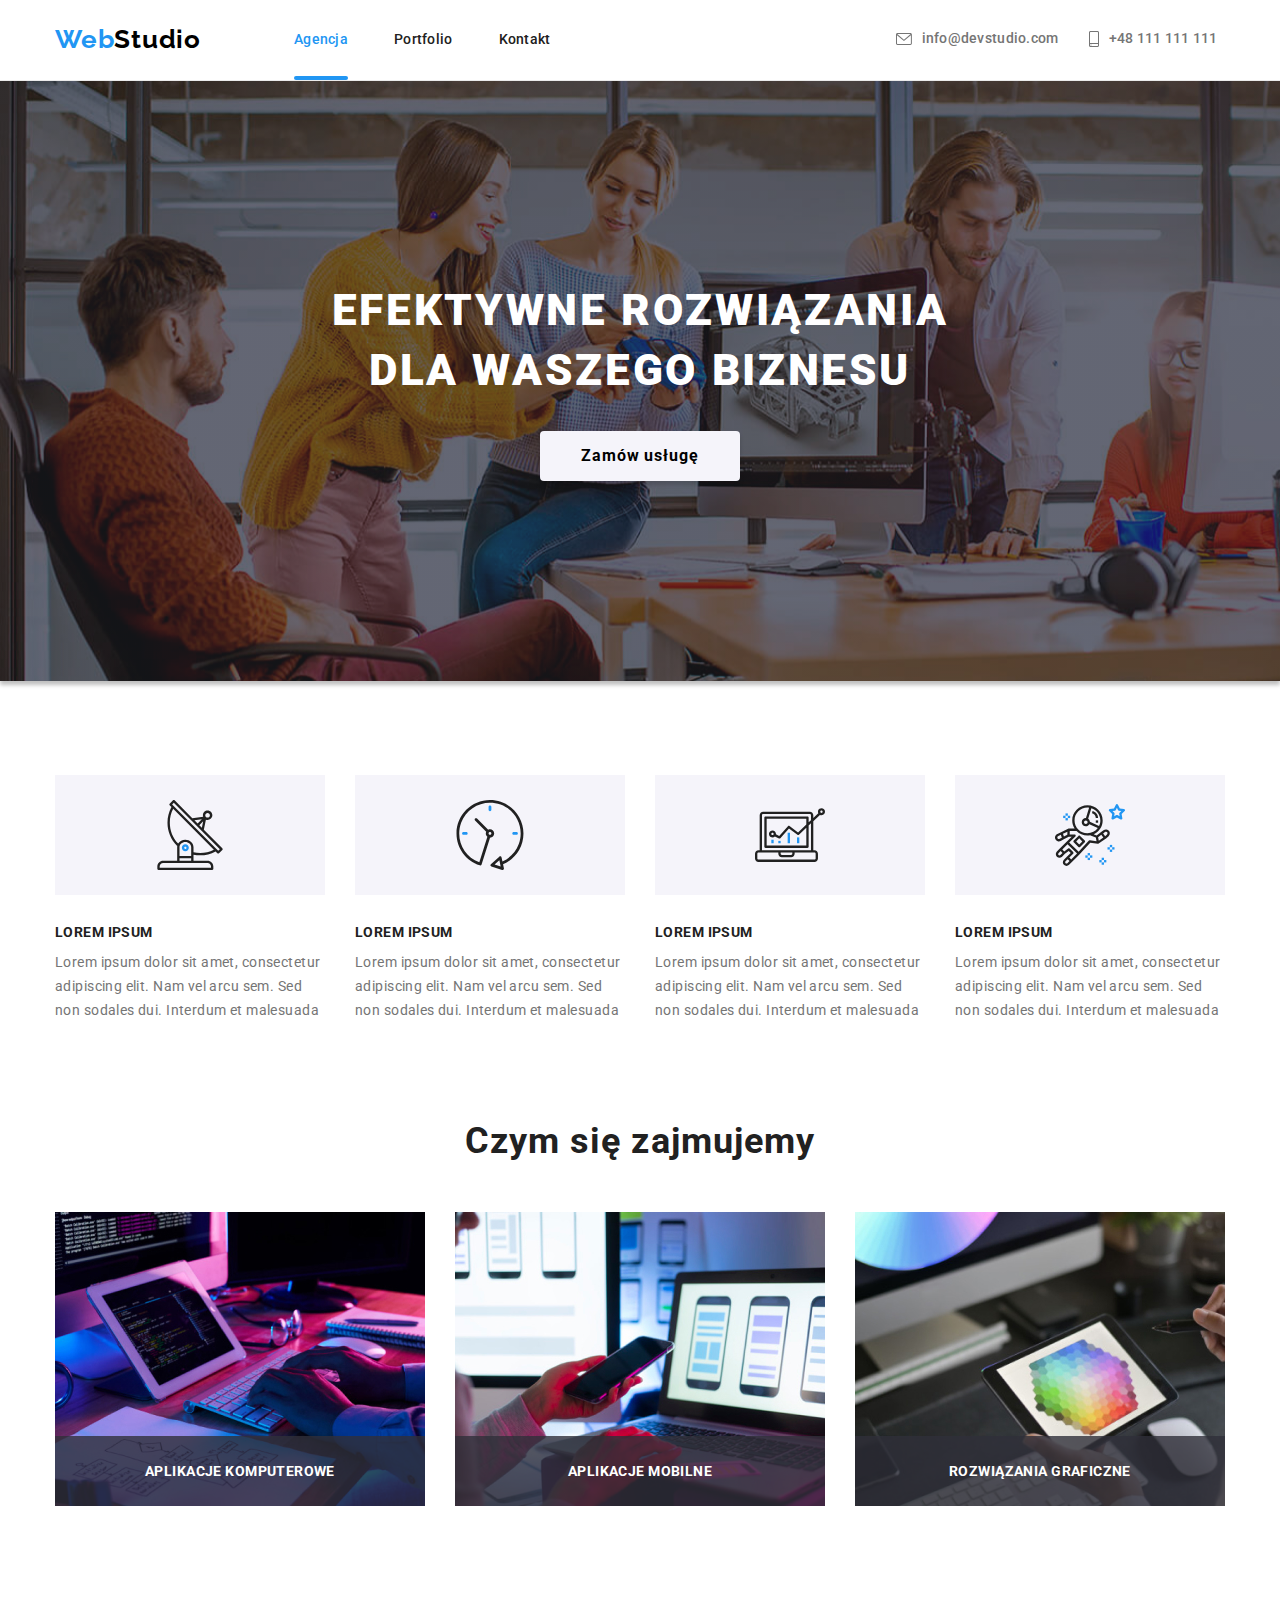
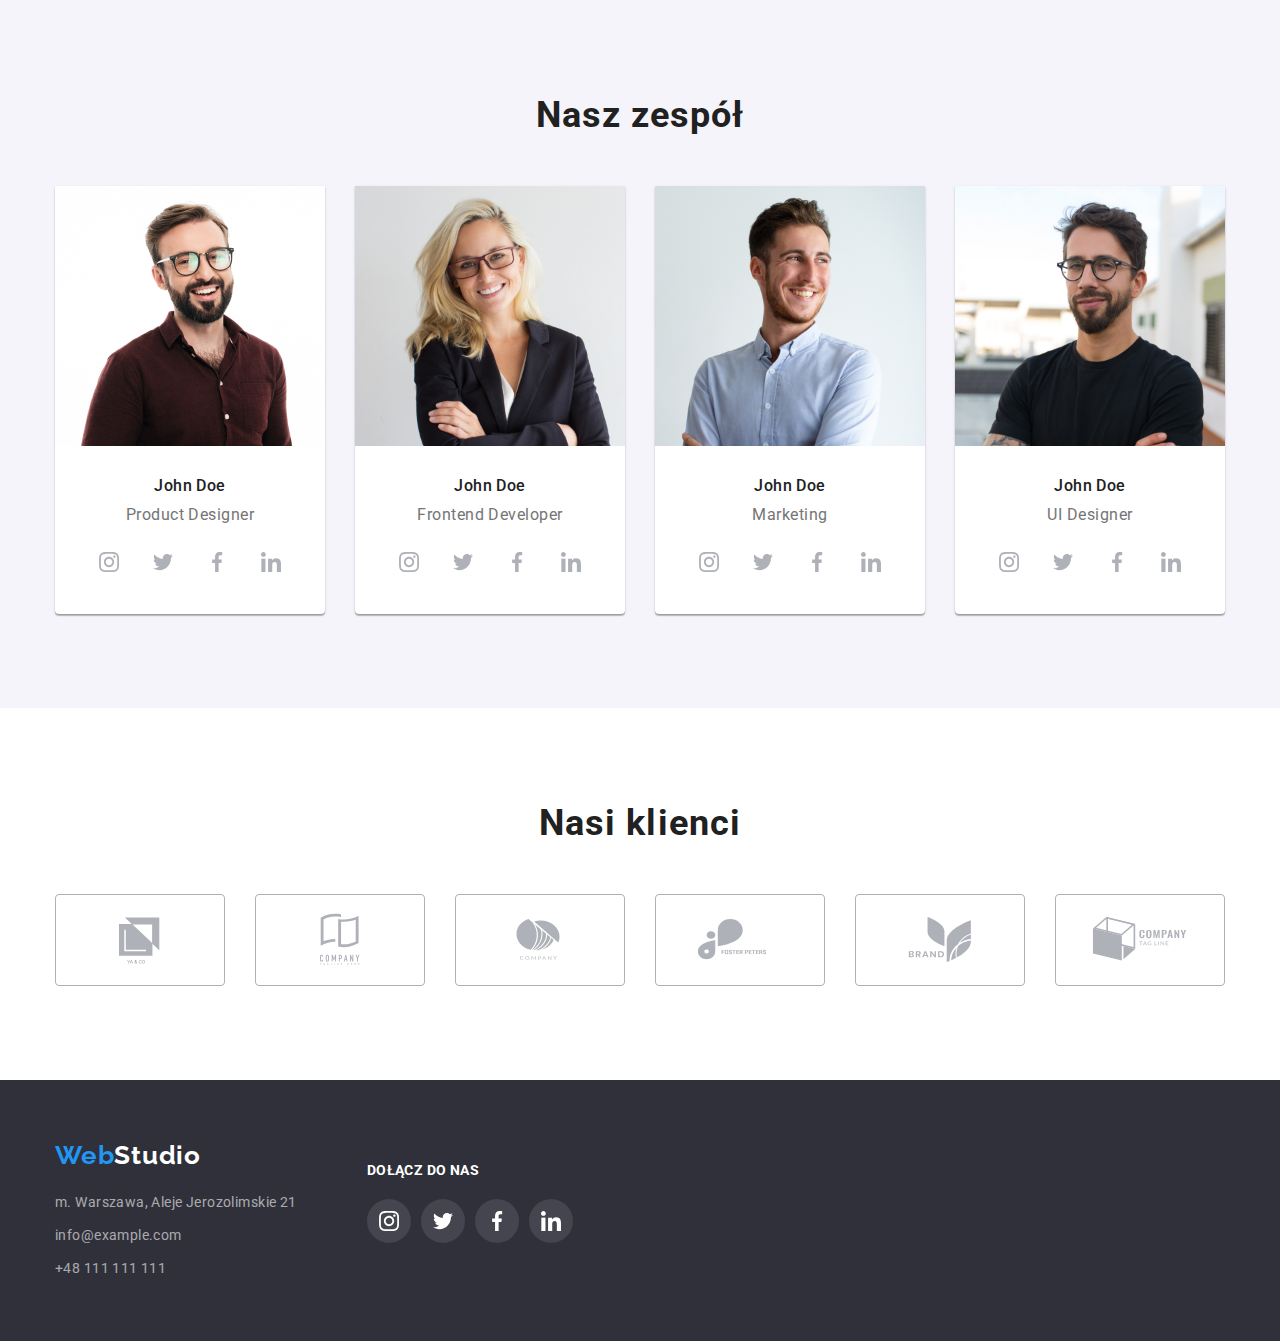
<file: index.html>
<!DOCTYPE html>
<html lang="en">
  <head>
    <meta charset="UTF-8" />
    <meta http-equiv="X-UA-Compatible" content="IE=edge" />
    <meta name="viewport" content="width=device-width, initial-scale=1.0" />
    <title>Studio</title>
    <link rel="stylesheet" href="./css/modern-normalize.css" />
    <link rel="stylesheet" href="./css/styles.css" />
    <link rel="preconnect" href="https://fonts.googleapis.com" />
    <link rel="preconnect" href="https://fonts.gstatic.com" crossorigin />
    <link href="https://fonts.googleapis.com/css2?family=Raleway:wght@700&family=Roboto:wght@400;500;700;900&display=swap" rel="stylesheet" />
  </head>

  <body>
    <!-- HEADER -->
    <header class="header">
      <div class="container">
        <a class="web-studio-link-header link" href="./index.html"> <span class="blue-text">Web</span><span class="black-text">Studio</span> </a>

        <nav class="navigation">
          <ul class="nav-links list">
            <li class="navigation-item">
              <a class="navigation-item-link" href="./index.html">Agencja</a>
            </li>
            <li class="navigation-item">
              <a href="./portfolio.html">Portfolio</a>
            </li>
            <li class="navigation-item">
              <a href="#">Kontakt</a>
            </li>
          </ul>
        </nav>

        <a class="nav-header-mail" href="mailto:info@devstudio.com">
          <svg class="logo-icon" width="16px" height="12px">
            <use href="./images/icons.svg#icon-envelope"></use>
          </svg>
          info@devstudio.com</a
        >
        <a class="nav-header-tel" href="tel:+48111111111">
          <svg class="logo-icon" width="10px" height="16px">
            <use href="./images/icons.svg#icon-smartphone"></use>
          </svg>
          +48 111 111 111</a
        >
      </div>
    </header>

    <!-- MAIN -->
    <main>
      <!-- EFFECTIVE SOLUTIONS -->
      <section class="effective-solutions section">
        <div class="container">
          <h1 class="effective-solutions-title">EFEKTYWNE ROZWIĄZANIA DLA WASZEGO BIZNESU</h1>
          <button type="button" class="order-service-button" data-modal-open>Zamów usługę</button>
        </div>
      </section>

      <!-- OUR ATTRIBUTES -->
      <section class="our-attributes section">
        <div class="container">
          <ul class="our-attributes-list list">
            <li class="our-attributes-list-element">
              <div class="our-attributes-list-icon">
                <svg class="our-attributes-icon" width="70px" height="70px">
                  <use href="./images/icons.svg#icon-antenna"></use>
                </svg>
              </div>
              <p class="lorem-ipsum-title">LOREM IPSUM</p>
              <p class="lorem-ipsum-content">
                Lorem ipsum dolor sit amet, consectetur adipiscing elit. Nam vel arcu sem. Sed non sodales dui. Interdum et malesuada
              </p>
            </li>
            <li class="our-attributes-list-element">
              <div class="our-attributes-list-icon">
                <svg class="our-attributes-icon" width="70px" height="70px">
                  <use href="./images/icons.svg#icon-clock"></use>
                </svg>
              </div>
              <p class="lorem-ipsum-title">LOREM IPSUM</p>
              <p class="lorem-ipsum-content">
                Lorem ipsum dolor sit amet, consectetur adipiscing elit. Nam vel arcu sem. Sed non sodales dui. Interdum et malesuada
              </p>
            </li>
            <li class="our-attributes-list-element">
              <div class="our-attributes-list-icon">
                <svg class="our-attributes-icon" width="70px" height="70px">
                  <use href="./images/icons.svg#icon-diagram"></use>
                </svg>
              </div>
              <p class="lorem-ipsum-title">LOREM IPSUM</p>
              <p class="lorem-ipsum-content">
                Lorem ipsum dolor sit amet, consectetur adipiscing elit. Nam vel arcu sem. Sed non sodales dui. Interdum et malesuada
              </p>
            </li>
            <li class="our-attributes-list-element">
              <div class="our-attributes-list-icon">
                <svg class="our-attributes-icon" width="70px" height="70px">
                  <use href="./images/icons.svg#icon-astronaut"></use>
                </svg>
              </div>
              <p class="lorem-ipsum-title">LOREM IPSUM</p>
              <p class="lorem-ipsum-content">
                Lorem ipsum dolor sit amet, consectetur adipiscing elit. Nam vel arcu sem. Sed non sodales dui. Interdum et malesuada
              </p>
            </li>
          </ul>
        </div>
      </section>

      <!-- WHAT DO WE DO -->
      <section class="what-do-we-do section-only-bottom">
        <div class="container">
          <h2 class="what-do-we-do-title">Czym się zajmujemy</h2>
          <div>
            <ul class="what-do-we-do-list list">
              <li class="what-do-we-do-list-item">
                <img src="./images/whatdowedo/whatdowedo-img-1.jpg" alt="a person writing on a keyboard" width="370" height="294" />
                <p class="what-do-we-do-label">Aplikacje komputerowe</p>
              </li>
              <li class="what-do-we-do-list-item">
                <img src="./images/whatdowedo/whatdowedo-img-2.jpg" alt="a person holding a mobile phone" width="370" height="294" />
                <p class="what-do-we-do-label">Aplikacje mobilne</p>
              </li>
              <li class="what-do-we-do-list-item">
                <img src="./images/whatdowedo/whatdowedo-img-3.jpg" alt="a person holding a tablet" width="370" height="294" />
                <p class="what-do-we-do-label">Rozwiązania graficzne</p>
              </li>
            </ul>
          </div>
        </div>
      </section>

      <!-- OUR TEAM -->
      <section class="our-team section">
        <div class="container">
          <h2 class="our-team-title">Nasz zespół</h2>
          <div>
            <ul class="our-team-list list">
              <li class="our-team-list-item">
                <img src="./images/ourteam/ourteam-img-1.jpg" alt="a photo of a person" width="270" height="260" />
                <p class="our-team-worker-title">John Doe</p>
                <p class="our-team-worker-position">Product Designer</p>
                <ul class="social-list list">
                  <li class="social-list-item">
                    <a href="#" class="social-list-link">
                      <svg class="social-list-link-icon" width="20px" height="20px">
                        <use href="./images/icons.svg#icon-instagram"></use>
                      </svg>
                    </a>
                  </li>
                  <li class="social-list-item">
                    <a href="#" class="social-list-link">
                      <svg class="social-list-link-icon" width="20px" height="20px">
                        <use href="./images/icons.svg#icon-twitter"></use>
                      </svg>
                    </a>
                  </li>
                  <li class="social-list-item">
                    <a href="#" class="social-list-link">
                      <svg class="social-list-link-icon" width="20px" height="20px">
                        <use href="./images/icons.svg#icon-facebook"></use>
                      </svg>
                    </a>
                  </li>
                  <li class="social-list-item">
                    <a href="#" class="social-list-link">
                      <svg class="social-list-link-icon" width="20px" height="20px">
                        <use href="./images/icons.svg#icon-linkedin"></use>
                      </svg>
                    </a>
                  </li>
                </ul>
              </li>
              <li class="our-team-list-item">
                <img src="./images/ourteam/ourteam-img-2.jpg" alt="a photo of a person" width="270" height="260" />
                <p class="our-team-worker-title">John Doe</p>
                <p class="our-team-worker-position">Frontend Developer</p>
                <ul class="social-list list">
                  <li class="social-list-item">
                    <a href="#" class="social-list-link">
                      <svg class="social-list-link-icon" width="20px" height="20px">
                        <use href="./images/icons.svg#icon-instagram"></use>
                      </svg>
                    </a>
                  </li>
                  <li class="social-list-item">
                    <a href="#" class="social-list-link">
                      <svg class="social-list-link-icon" width="20px" height="20px">
                        <use href="./images/icons.svg#icon-twitter"></use>
                      </svg>
                    </a>
                  </li>
                  <li class="social-list-item">
                    <a href="#" class="social-list-link">
                      <svg class="social-list-link-icon" width="20px" height="20px">
                        <use href="./images/icons.svg#icon-facebook"></use>
                      </svg>
                    </a>
                  </li>
                  <li class="social-list-item">
                    <a href="#" class="social-list-link">
                      <svg class="social-list-link-icon" width="20px" height="20px">
                        <use href="./images/icons.svg#icon-linkedin"></use>
                      </svg>
                    </a>
                  </li>
                </ul>
              </li>
              <li class="our-team-list-item">
                <img src="./images/ourteam/ourteam-img-3.jpg" alt="a photo of a person" width="270" height="260" />
                <p class="our-team-worker-title">John Doe</p>
                <p class="our-team-worker-position">Marketing</p>
                <ul class="social-list list">
                  <li class="social-list-item">
                    <a href="#" class="social-list-link">
                      <svg class="social-list-link-icon" width="20px" height="20px">
                        <use href="./images/icons.svg#icon-instagram"></use>
                      </svg>
                    </a>
                  </li>
                  <li class="social-list-item">
                    <a href="#" class="social-list-link">
                      <svg class="social-list-link-icon" width="20px" height="20px">
                        <use href="./images/icons.svg#icon-twitter"></use>
                      </svg>
                    </a>
                  </li>
                  <li class="social-list-item">
                    <a href="#" class="social-list-link">
                      <svg class="social-list-link-icon" width="20px" height="20px">
                        <use href="./images/icons.svg#icon-facebook"></use>
                      </svg>
                    </a>
                  </li>
                  <li class="social-list-item">
                    <a href="#" class="social-list-link">
                      <svg class="social-list-link-icon" width="20px" height="20px">
                        <use href="./images/icons.svg#icon-linkedin"></use>
                      </svg>
                    </a>
                  </li>
                </ul>
              </li>
              <li class="our-team-list-item">
                <img src="./images/ourteam/ourteam-img-4.jpg" alt="a photo of a person" width="270" height="260" />
                <p class="our-team-worker-title">John Doe</p>
                <p class="our-team-worker-position">UI Designer</p>
                <ul class="social-list list">
                  <li class="social-list-item">
                    <a href="#" class="social-list-link">
                      <svg class="social-list-link-icon" width="20px" height="20px">
                        <use href="./images/icons.svg#icon-instagram"></use>
                      </svg>
                    </a>
                  </li>
                  <li class="social-list-item">
                    <a href="#" class="social-list-link">
                      <svg class="social-list-link-icon" width="20px" height="20px">
                        <use href="./images/icons.svg#icon-twitter"></use>
                      </svg>
                    </a>
                  </li>
                  <li class="social-list-item">
                    <a href="#" class="social-list-link">
                      <svg class="social-list-link-icon" width="20px" height="20px">
                        <use href="./images/icons.svg#icon-facebook"></use>
                      </svg>
                    </a>
                  </li>
                  <li class="social-list-item">
                    <a href="#" class="social-list-link">
                      <svg class="social-list-link-icon" width="20px" height="20px">
                        <use href="./images/icons.svg#icon-linkedin"></use>
                      </svg>
                    </a>
                  </li>
                </ul>
              </li>
            </ul>
          </div>
        </div>
      </section>

      <!-- OUR CUSTOMERS -->
      <section class="our-customers section">
        <div class="container">
          <h2 class="our-customers-title">Nasi klienci</h2>
          <ul class="our-customers-list list">
            <li class="our-customers-list-item">
              <svg class="our-customers-list-icon" width="106px" height="60.04px">
                <use href="./images/icons.svg#icon-yaco"></use>
              </svg>
            </li>
            <li class="our-customers-list-item">
              <svg class="our-customers-list-icon" width="106px" height="60.04px">
                <use href="./images/icons.svg#icon-company1"></use>
              </svg>
            </li>
            <li class="our-customers-list-item">
              <svg class="our-customers-list-icon" width="106px" height="60.04px">
                <use href="./images/icons.svg#icon-company2"></use>
              </svg>
            </li>
            <li class="our-customers-list-item">
              <svg class="our-customers-list-icon" width="106px" height="60.04px">
                <use href="./images/icons.svg#icon-fosterpeters"></use>
              </svg>
            </li>
            <li class="our-customers-list-item">
              <svg class="our-customers-list-icon" width="106px" height="60.04px">
                <use href="./images/icons.svg#icon-brand"></use>
              </svg>
            </li>
            <li class="our-customers-list-item">
              <svg class="our-customers-list-icon" width="106px" height="60.04px">
                <use href="./images/icons.svg#icon-company3"></use>
              </svg>
            </li>
          </ul>
        </div>
      </section>

      <!-- MODAL WINDOW -->
      <div class="backdrop is-hidden" data-modal>
        <div class="modal-box">
          <button type="button" class="close-btn" data-modal-close>X</button>
        </div>
      </div>
    </main>

    <!-- FOOTER -->
    <footer class="footer">
      <div class="container">
        <div class="footer-main">
          <a class="web-studio-link-footer link" href="./index.html"> <span class="blue-text">Web</span><span class="white-text">Studio</span> </a>
          <address>
            <ul class="footer-address-list list">
              <li class="footer-address-list-item">
                <a class="footer-address-city link" href="https://goo.gl/maps/8UY9UsFs9C7cdCLy5" target="_blank">m. Warszawa, Aleje Jerozolimskie 21</a>
              </li>
              <li class="footer-address-list-item">
                <a class="footer-address-mail link" href="mailto:info@example.com">info@example.com</a>
              </li>
              <li class="footer-address-list-item">
                <a class="footer-address-tel link" href="tel:+48111111111">+48 111 111 111</a>
              </li>
            </ul>
          </address>
        </div>
        <div class="join-us">
          <div class="join-us-text">DOŁĄCZ DO NAS</div>
          <ul class="join-us-social-list list">
            <li class="join-us-social-list-item">
              <a href="#" class="join-us-social-list-link">
                <svg class="join-us-social-list-link-icon" width="20px" height="20px">
                  <use href="./images/icons.svg#icon-instagram"></use>
                </svg>
              </a>
            </li>
            <li class="join-us-social-list-item">
              <a href="#" class="join-us-social-list-link">
                <svg class="join-us-social-list-link-icon" width="20px" height="20px">
                  <use href="./images/icons.svg#icon-twitter"></use>
                </svg>
              </a>
            </li>
            <li class="join-us-social-list-item">
              <a href="#" class="join-us-social-list-link">
                <svg class="join-us-social-list-link-icon" width="20px" height="20px">
                  <use href="./images/icons.svg#icon-facebook"></use>
                </svg>
              </a>
            </li>
            <li class="join-us-social-list-item">
              <a href="#" class="join-us-social-list-link">
                <svg class="join-us-social-list-link-icon" width="20px" height="20px">
                  <use href="./images/icons.svg#icon-linkedin"></use>
                </svg>
              </a>
            </li>
          </ul>
        </div>
      </div>
    </footer>

    <script src="./js/modal.js"></script>
  </body>
</html>
</file>
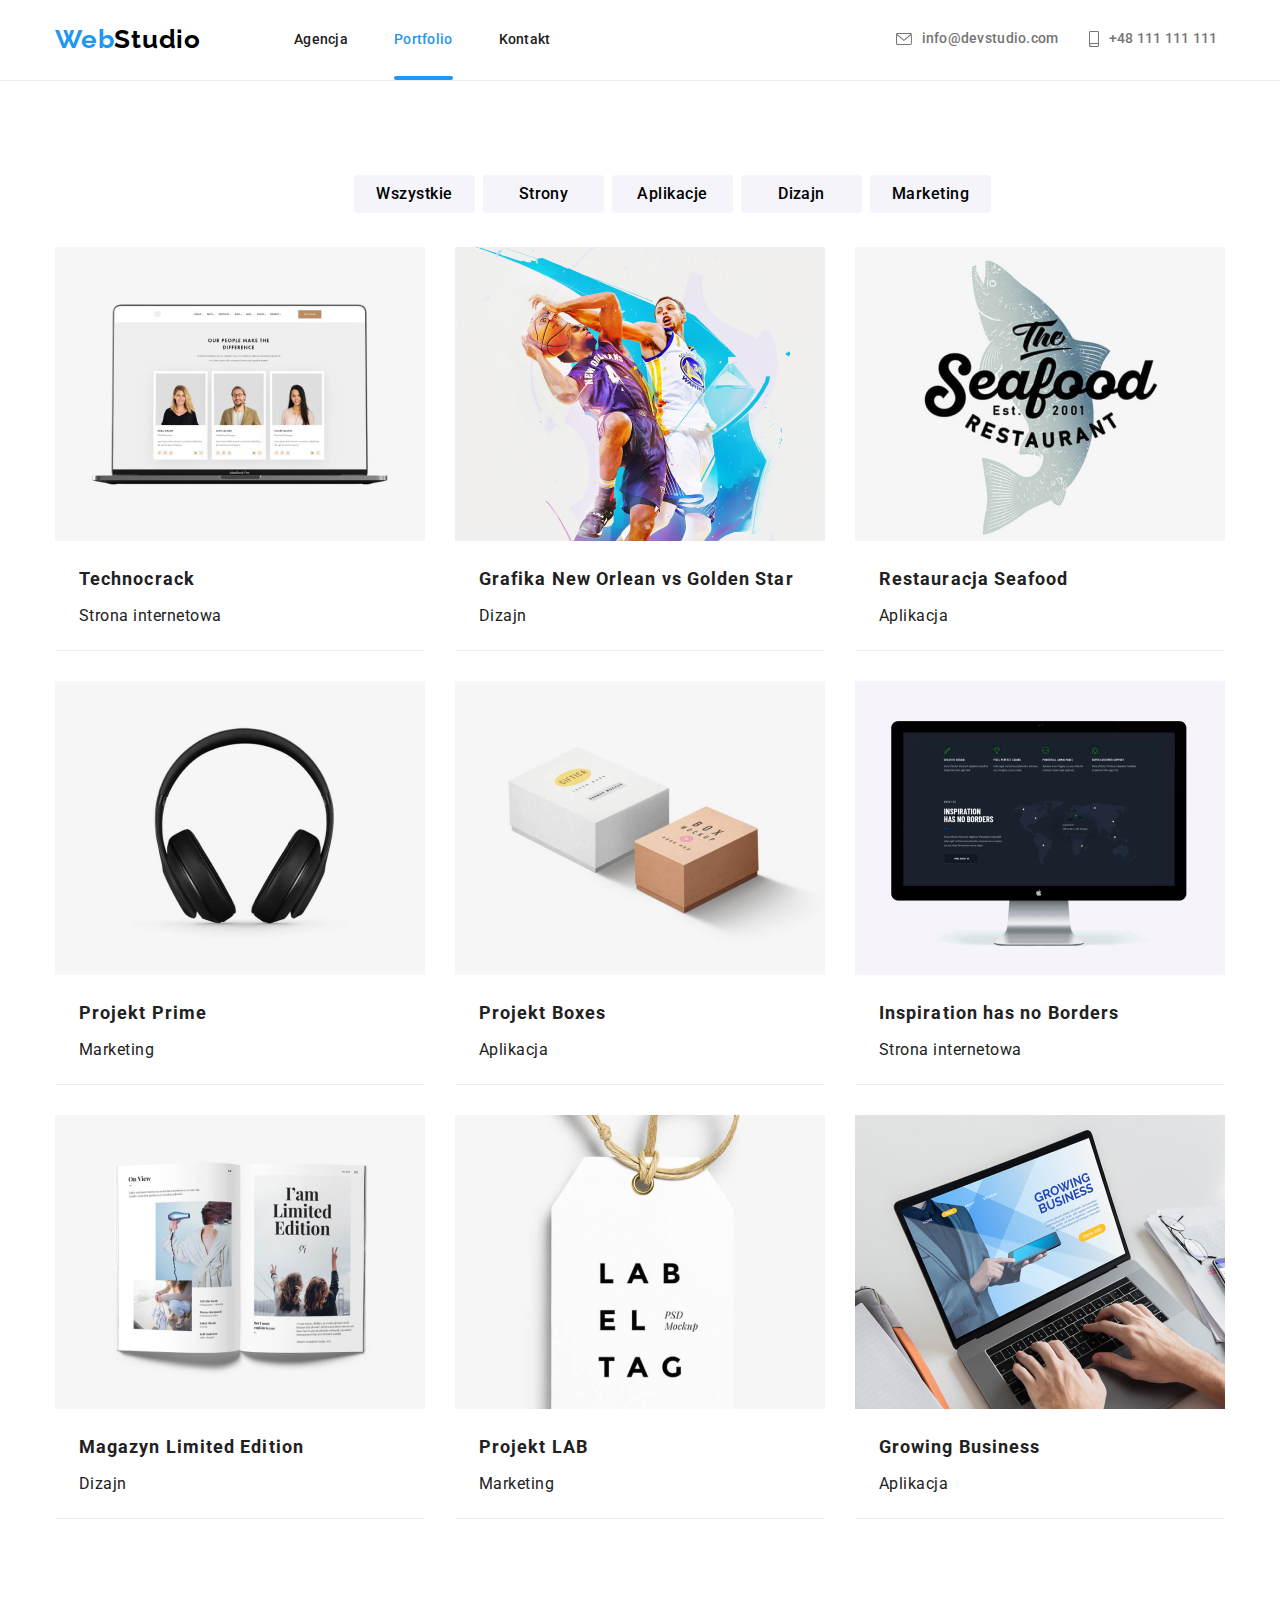
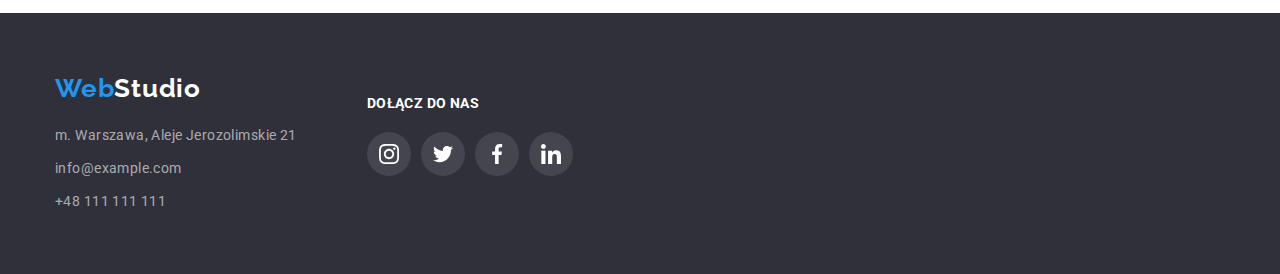
<file: portfolio.html>
<!DOCTYPE html>
<html lang="en">
  <head>
    <meta charset="UTF-8" />
    <meta http-equiv="X-UA-Compatible" content="IE=edge" />
    <meta name="viewport" content="width=device-width, initial-scale=1.0" />
    <title>Portfolio</title>
    <link rel="stylesheet" href="./css/modern-normalize.css" />
    <link rel="stylesheet" href="./css/styles.css" />
    <link rel="preconnect" href="https://fonts.googleapis.com" />
    <link rel="preconnect" href="https://fonts.gstatic.com" crossorigin />
    <link href="https://fonts.googleapis.com/css2?family=Raleway:wght@700&family=Roboto:wght@400;500;700;900&display=swap" rel="stylesheet" />
  </head>

  <body>
    <!-- HEADER -->
    <header class="header">
      <div class="container">
        <a class="web-studio-link-header link" href="./index.html"> <span class="blue-text">Web</span><span class="black-text">Studio</span> </a>

        <nav class="navigation">
          <ul class="nav-links list">
            <li class="navigation-item">
              <a href="./index.html">Agencja</a>
            </li>
            <li class="navigation-item">
              <a class="navigation-item-link" href="./portfolio.html">Portfolio</a>
            </li>
            <li class="navigation-item">
              <a href="#">Kontakt</a>
            </li>
          </ul>
        </nav>

        <a class="nav-header-mail" href="mailto:info@devstudio.com">
          <svg class="logo-icon" width="16px" height="12px">
            <use href="./images/icons.svg#icon-envelope"></use>
          </svg>
          info@devstudio.com</a
        >
        <a class="nav-header-tel" href="tel:+48111111111">
          <svg class="logo-icon" width="10px" height="16px">
            <use href="./images/icons.svg#icon-smartphone"></use>
          </svg>
          +48 111 111 111</a
        >
      </div>
    </header>

    <!-- MAIN -->
    <main>
      <!-- BUTTONS -->
      <section class="portfolio section">
        <div class="container">
          <div class="filter-buttons">
            <ul class="filter-buttons-list list">
              <li class="filter-buttons-list-item">
                <button type="button" class="filter-button">Wszystkie</button>
              </li>
              <li class="filter-buttons-list-item">
                <button type="button" class="filter-button">Strony</button>
              </li>
              <li class="filter-buttons-list-item">
                <button type="button" class="filter-button">Aplikacje</button>
              </li>
              <li class="filter-buttons-list-item">
                <button type="button" class="filter-button">Dizajn</button>
              </li>
              <li class="filter-buttons-list-item">
                <button type="button" class="filter-button">Marketing</button>
              </li>
            </ul>
          </div>
          <!-- PORTFOLIO -->
          <div class="portfolio-items">
            <ul class="portfolio-list list">
              <li class="portfolio-list-item">
                <div class="portfolio-list-item-box">
                  <img src="./images/portfolio/project-1.jpg" alt="a picture of a laptop" width="370" height="294" />
                  <div class="portfolio-list-item-box-overlay">
                    <p>
                      Technocrack jest popularną platformą wykorzystywaną do rozpowszechniania koronawirusa. Firmy wykorzystują tę platformę do celów szpiegowskich i
                      ataków na niezabezpieczone serwery konkurencji
                    </p>
                  </div>
                </div>
                <div class="portfolio-list-description">
                  <p class="portfolio-content-title">Technocrack</p>
                  <p class="portfolio-content-description">Strona internetowa</p>
                </div>
              </li>
              <li class="portfolio-list-item">
                <div class="portfolio-list-item-box">
                  <img src="./images/portfolio/project-2.jpg" alt="two basketball players" width="370" height="294" />
                  <div class="portfolio-list-item-box-overlay">
                    <p>
                      Technocrack jest popularną platformą wykorzystywaną do rozpowszechniania koronawirusa. Firmy wykorzystują tę platformę do celów szpiegowskich i
                      ataków na niezabezpieczone serwery konkurencji
                    </p>
                  </div>
                </div>
                <div class="portfolio-list-description">
                  <p class="portfolio-content-title">Grafika New Orlean vs Golden Star</p>
                  <p class="portfolio-content-description">Dizajn</p>
                </div>
              </li>
              <li class="portfolio-list-item">
                <div class="portfolio-list-item-box">
                  <img src="./images/portfolio/project-3.jpg" alt="the seafood restaurant logo" width="370" height="294" />
                  <div class="portfolio-list-item-box-overlay">
                    <p>
                      Technocrack jest popularną platformą wykorzystywaną do rozpowszechniania koronawirusa. Firmy wykorzystują tę platformę do celów szpiegowskich i
                      ataków na niezabezpieczone serwery konkurencji
                    </p>
                  </div>
                </div>
                <div class="portfolio-list-description">
                  <p class="portfolio-content-title">Restauracja Seafood</p>
                  <p class="portfolio-content-description">Aplikacja</p>
                </div>
              </li>
              <li class="portfolio-list-item">
                <div class="portfolio-list-item-box">
                  <img src="./images/portfolio/project-4.jpg" alt="headphones" width="370" height="294" />
                  <div class="portfolio-list-item-box-overlay">
                    <p>
                      Technocrack jest popularną platformą wykorzystywaną do rozpowszechniania koronawirusa. Firmy wykorzystują tę platformę do celów szpiegowskich i
                      ataków na niezabezpieczone serwery konkurencji
                    </p>
                  </div>
                </div>
                <div class="portfolio-list-description">
                  <p class="portfolio-content-title">Projekt Prime</p>
                  <p class="portfolio-content-description">Marketing</p>
                </div>
              </li>
              <li class="portfolio-list-item">
                <div class="portfolio-list-item-box">
                  <img src="./images/portfolio/project-5.jpg" alt="two boxes" width="370" height="294" />
                  <div class="portfolio-list-item-box-overlay">
                    <p>
                      Technocrack jest popularną platformą wykorzystywaną do rozpowszechniania koronawirusa. Firmy wykorzystują tę platformę do celów szpiegowskich i
                      ataków na niezabezpieczone serwery konkurencji
                    </p>
                  </div>
                </div>
                <div class="portfolio-list-description">
                  <p class="portfolio-content-title">Projekt Boxes</p>
                  <p class="portfolio-content-description">Aplikacja</p>
                </div>
              </li>
              <li class="portfolio-list-item">
                <div class="portfolio-list-item-box">
                  <img src="./images/portfolio/project-6.jpg" alt="a computer screen" width="370" height="294" />
                  <div class="portfolio-list-item-box-overlay">
                    <p>
                      Technocrack jest popularną platformą wykorzystywaną do rozpowszechniania koronawirusa. Firmy wykorzystują tę platformę do celów szpiegowskich i
                      ataków na niezabezpieczone serwery konkurencji
                    </p>
                  </div>
                </div>
                <div class="portfolio-list-description">
                  <p class="portfolio-content-title">Inspiration has no Borders</p>
                  <p class="portfolio-content-description">Strona internetowa</p>
                </div>
              </li>
              <li class="portfolio-list-item">
                <div class="portfolio-list-item-box">
                  <img src="./images/portfolio/project-7.jpg" alt="an open book" width="370" height="294" />
                  <div class="portfolio-list-item-box-overlay">
                    <p>
                      Technocrack jest popularną platformą wykorzystywaną do rozpowszechniania koronawirusa. Firmy wykorzystują tę platformę do celów szpiegowskich i
                      ataków na niezabezpieczone serwery konkurencji
                    </p>
                  </div>
                </div>
                <div class="portfolio-list-description">
                  <p class="portfolio-content-title">Magazyn Limited Edition</p>
                  <p class="portfolio-content-description">Dizajn</p>
                </div>
              </li>
              <li class="portfolio-list-item">
                <div class="portfolio-list-item-box">
                  <img src="./images/portfolio/project-8.jpg" alt="label tag" width="370" height="294" />
                  <div class="portfolio-list-item-box-overlay">
                    <p>
                      Technocrack jest popularną platformą wykorzystywaną do rozpowszechniania koronawirusa. Firmy wykorzystują tę platformę do celów szpiegowskich i
                      ataków na niezabezpieczone serwery konkurencji
                    </p>
                  </div>
                </div>
                <div class="portfolio-list-description">
                  <p class="portfolio-content-title">Projekt LAB</p>
                  <p class="portfolio-content-description">Marketing</p>
                </div>
              </li>
              <li class="portfolio-list-item">
                <div class="portfolio-list-item-box">
                  <img src="./images/portfolio/project-9.jpg" alt="a laptop with somebody's hands on it" width="370" height="294" />
                  <div class="portfolio-list-item-box-overlay">
                    <p>
                      Technocrack jest popularną platformą wykorzystywaną do rozpowszechniania koronawirusa. Firmy wykorzystują tę platformę do celów szpiegowskich i
                      ataków na niezabezpieczone serwery konkurencji
                    </p>
                  </div>
                </div>
                <div class="portfolio-list-description">
                  <p class="portfolio-content-title">Growing Business</p>
                  <p class="portfolio-content-description">Aplikacja</p>
                </div>
              </li>
            </ul>
          </div>
        </div>
      </section>
    </main>

    <!-- FOOTER -->
    <footer class="footer">
      <div class="container">
        <div class="footer-main">
          <a class="web-studio-link-footer link" href="./index.html"> <span class="blue-text">Web</span><span class="white-text">Studio</span> </a>
          <address>
            <ul class="footer-address-list list">
              <li class="footer-address-list-item">
                <a class="footer-address-city link" href="https://goo.gl/maps/8UY9UsFs9C7cdCLy5" target="_blank">m. Warszawa, Aleje Jerozolimskie 21</a>
              </li>
              <li class="footer-address-list-item">
                <a class="footer-address-mail link" href="mailto:info@example.com">info@example.com</a>
              </li>
              <li class="footer-address-list-item">
                <a class="footer-address-tel link" href="tel:+48111111111">+48 111 111 111</a>
              </li>
            </ul>
          </address>
        </div>
        <div class="join-us">
          <div class="join-us-text">DOŁĄCZ DO NAS</div>
          <ul class="join-us-social-list list">
            <li class="join-us-social-list-item">
              <a href="#" class="join-us-social-list-link">
                <svg class="join-us-social-list-link-icon" width="20px" height="20px">
                  <use href="./images/icons.svg#icon-instagram"></use>
                </svg>
              </a>
            </li>
            <li class="join-us-social-list-item">
              <a href="#" class="join-us-social-list-link">
                <svg class="join-us-social-list-link-icon" width="20px" height="20px">
                  <use href="./images/icons.svg#icon-twitter"></use>
                </svg>
              </a>
            </li>
            <li class="join-us-social-list-item">
              <a href="#" class="join-us-social-list-link">
                <svg class="join-us-social-list-link-icon" width="20px" height="20px">
                  <use href="./images/icons.svg#icon-facebook"></use>
                </svg>
              </a>
            </li>
            <li class="join-us-social-list-item">
              <a href="#" class="join-us-social-list-link">
                <svg class="join-us-social-list-link-icon" width="20px" height="20px">
                  <use href="./images/icons.svg#icon-linkedin"></use>
                </svg>
              </a>
            </li>
          </ul>
        </div>
      </div>
    </footer>
  </body>
</html>
</file>
<file: css/styles.css>
:root {
  --solid-black-color: rgba(0, 0, 0, 100%);
  --black-color: rgba(33, 33, 33, 100%);
  --white-color: rgba(255, 255, 255, 100%);
  --blue-color: rgba(33, 150, 243, 100%);
  --grey-color: rgba(117, 117, 117, 100%);
  --es-and-footer-bg-color: rgba(47, 48, 58, 100%);
  --btn-white-bg-color: rgba(245, 244, 250, 100%);
  --white-opacity-60-color: rgba(255, 255, 255, 60%);
  --header-border-color: rgba(236, 236, 236, 100%);
  --grey-social-icon: rgba(175, 177, 184, 100%);
  --shadow: rgba(0, 0, 0, 0.25);
  --footer-icon-background: rgba(255, 255, 255, 10%);
  --what-do-we-do-img-background: rgba(47, 48, 58, 80%);
  --portfolio-blue-overlay: rgba(33, 150, 243, 90%);
  --backdrop-background: rgba(0, 0, 0, 20%);
  --modal-window-button: rgba(0, 0, 0, 10%);
}

body {
  font-family: 'Roboto', sans-serif;
  color: var(--black-color);
  background-color: var(--white-color);
}

h1,
h2,
h3,
h4,
h5,
h6 {
  margin: 0;
  padding: 0;
}

ul,
ol {
  margin: 0;
  padding: 0;
}

p {
  margin: 0;
  padding: 0;
}

img {
  display: block;
}

.list {
  list-style: none;
}

.link {
  text-decoration: none;
}

.container {
  width: 1200px;
  padding: 0 15px;
  margin: 0 auto;
  align-items: center;
}

.section {
  padding-top: 94px;
  padding-bottom: 94px;
}

.section-only-bottom {
  padding-bottom: 94px;
}

/* ==== HEADER ==== */

.header {
  border-bottom: 1px solid var(--header-border-color);
}

.header .container {
  display: flex;
  padding-top: 24px;
  padding-bottom: 25px;
}

.navigation {
  display: flex;
}

.nav-links {
  display: flex;
}

.navigation-item:not(:last-child) {
  margin-right: 46px;
}

.navigation-item-link {
  position: relative;
}

.nav-links .navigation-item-link {
  color: var(--blue-color);
}

.navigation-item-link::after {
  content: '';
  display: block;
  width: 100%;
  height: 4px;
  background-color: var(--blue-color);
  border-radius: 2px;
  position: absolute;
  top: 45px;
}

.web-studio-link-header {
  font-family: 'Raleway', sans-serif;
  font-style: normal;
  font-weight: bold;
  font-size: 26px;
  line-height: 1.19;
  letter-spacing: 0.03em;
  margin-right: 93px;
}

.nav-header-mail {
  display: flex;
  margin-left: 345px;
  margin-right: 30px;
  align-items: center;
  justify-content: center;
  fill: var(--grey-color);
}

.nav-header-tel {
  display: flex;
  align-items: center;
  justify-content: center;
  fill: var(--grey-color);
}

.logo-icon {
  margin-right: 10px;
}

.nav-header-mail:hover,
.nav-header-mail:focus,
.nav-header-tel:hover,
.nav-header-tel:focus {
  fill: var(--blue-color);
}

.blue-text {
  color: var(--blue-color);
}

.black-text {
  color: var(--solid-black-color);
}

.white-text {
  color: var(--white-color);
}

.nav-links a {
  color: var(--black-color);
}

.nav-links a,
.nav-header-mail,
.nav-header-tel {
  text-decoration: none;
  font-family: inherit;
  font-style: normal;
  font-weight: 500;
  font-size: 14px;
  line-height: 1.14;
  letter-spacing: 0.02em;
  transition: 250ms cubic-bezier(0.4, 0, 0.2, 1);
}

.nav-links a:hover,
.nav-links a:focus,
.nav-header-mail:hover,
.nav-header-mail:focus,
.nav-header-tel:hover,
.nav-header-tel:focus {
  text-decoration: none;
  color: var(--blue-color);
}

.nav-header-mail,
.nav-header-tel {
  color: var(--grey-color);
}

/* ==== EFFECTIVE SOLUTIONS ==== */

.effective-solutions {
  background-image: linear-gradient(rgba(47, 50, 58, 0.4), rgba(47, 50, 58, 0.4)), url('../images/mainPageBackground.png');
  background-size: 1600px;
  background-repeat: no-repeat;
  background-color: rgba(47, 50, 58, 0.4);
  box-shadow: 0px 4px 4px rgba(0, 0, 0, 0.25);
}

.effective-solutions .container {
  display: block;
  padding: 106px 0;
  text-align: center;
}

.effective-solutions-title {
  color: var(--white-color);
  font-family: inherit;
  font-style: normal;
  font-weight: 900;
  font-size: 44px;
  line-height: 1.36;
  text-align: center;
  letter-spacing: 0.06em;
  text-transform: uppercase;
  width: 696px;
  margin: 0 auto;
}

.order-service-button {
  color: var(--solid-black-color);
  background-color: var(--btn-white-bg-color);
  font-family: inherit;
  font-style: normal;
  font-weight: bold;
  font-size: 16px;
  line-height: 1.875;
  letter-spacing: 0.06em;
  width: 200px;
  height: 50px;
  border: none;
  border-radius: 4px;
  display: inline-block;
  margin: 30px auto 0px;
  box-shadow: 0px 4px 4px rgba(0, 0, 0, 0.15);
  transition: 250ms cubic-bezier(0.4, 0, 0.2, 1);
}

.order-service-button:hover,
.order-service-button:focus {
  color: var(--white-color);
  background-color: var(--blue-color);
  cursor: pointer;
}

/* ==== OUR ATTRIBUTES ==== */

.our-attributes-list {
  display: flex;
}

.our-attributes-list-element {
  width: 270px;
  height: 251px;
}

.our-attributes-list-icon {
  display: flex;
  align-items: center;
  justify-content: center;
  width: 270px;
  height: 120px;
  margin-bottom: 30px;
  background-color: var(--btn-white-bg-color);
}

.our-attributes-list-element:not(:last-child) {
  margin-right: 30px;
}

.lorem-ipsum-title {
  font-weight: bold;
  line-height: 1.14;
  text-transform: uppercase;
  margin-bottom: 10px;
}

.lorem-ipsum-content {
  color: var(--grey-color);
  line-height: 1.714;
}

.lorem-ipsum-title,
.lorem-ipsum-content {
  font-family: inherit;
  font-size: 14px;
  letter-spacing: 0.03em;
}

/* ==== WHAT DO WE DO ==== */

.what-do-we-do-title {
  margin-bottom: 50px;
  margin-right: auto;
  margin-left: auto;
}

.what-do-we-do-list {
  display: flex;
}

.what-do-we-do-list-item:not(:last-child) {
  margin-right: 30px;
}

.what-do-we-do-list-item {
  position: relative;
}

.what-do-we-do-list-item > .what-do-we-do-label {
  position: absolute;
  background-color: var(--what-do-we-do-img-background);
  color: var(--white-color);
  font-family: inherit;
  font-weight: bold;
  font-size: 14px;
  line-height: 1.143;
  letter-spacing: 0.03em;
  text-transform: uppercase;
  width: 370px;
  height: 70px;
  bottom: 0;
}

.what-do-we-do-label {
  display: flex;
  align-items: center;
  justify-content: center;
}

/* ==== OUR TEAM ==== */

.our-team {
  background-color: var(--btn-white-bg-color);
}

.our-team-title {
  margin-bottom: 50px;
}

.our-team-list {
  display: flex;
}

.our-team-list-item:not(:last-child) {
  margin-right: 30px;
}

.our-team-list-item {
  background-color: var(--white-color);
  width: 270px;
  height: 428px;
  border-radius: 0px 0px 4px 4px;
  box-shadow: 0px 1px 3px rgba(0, 0, 0, 0.12), 0px 1px 1px rgba(0, 0, 0, 0.14), 0px 2px 1px rgba(0, 0, 0, 0.2);
}

.our-team-worker-title {
  margin-top: 30px;
  margin-bottom: 10px;
}

.our-team-worker-position {
  margin-bottom: 16px;
}

.what-do-we-do-title,
.our-team-title,
.our-customers-title {
  font-family: inherit;
  font-style: normal;
  font-weight: bold;
  font-size: 36px;
  line-height: 1.17;
  text-align: center;
  letter-spacing: 0.03em;
}

.our-team-worker-title {
  font-weight: 500;
}

.our-team-worker-position {
  color: var(--grey-color);
}

.our-team-worker-title,
.our-team-worker-position {
  font-family: inherit;
  font-size: 16px;
  line-height: 1.188;
  text-align: center;
  letter-spacing: 0.03em;
}

.social-list {
  display: flex;
  justify-content: center;
  align-items: center;
}

.social-list-link {
  display: flex;
  width: 44px;
  height: 44px;
  align-items: center;
  justify-content: center;
  border-radius: 50%;
  fill: var(--grey-social-icon);
  transition: 250ms cubic-bezier(0.4, 0, 0.2, 1);
}

.social-list-link:hover,
.social-list-link:focus {
  fill: var(--white-color);
  background-color: var(--blue-color);
}

.social-list-item:not(:last-child) {
  margin-right: 10px;
}

/* ==== OUR CUSTOMERS ==== */

.our-customers-title {
  margin-bottom: 50px;
}

.our-customers-list {
  display: flex;
  align-items: center;
  justify-content: center;
}

.our-customers-list-item {
  display: flex;
  align-items: center;
  justify-content: center;
  width: 170px;
  height: 92px;
  border: 1px solid var(--grey-social-icon);
  border-radius: 4px;
  fill: var(--grey-social-icon);
  transition: 250ms cubic-bezier(0.4, 0, 0.2, 1);
}

.our-customers-list-item:hover,
.our-customers-list-item:focus {
  border: 1px solid var(--blue-color);
  fill: var(--blue-color);
  cursor: pointer;
}

.our-customers-list-item:not(:last-child) {
  margin-right: 30px;
}

/* ==== FOOTER ==== */

.footer .container {
  display: flex;
}

.footer {
  background-color: var(--es-and-footer-bg-color);
  padding-top: 60px;
  padding-bottom: 60px;
}

.footer-address-list-item:not(:last-child) {
  margin-bottom: 9px;
}

.footer-address-list {
  margin-top: 20px;
}

.web-studio-link-footer {
  font-family: 'Raleway', sans-serif;
  font-style: normal;
  font-weight: bold;
  font-size: 26px;
  line-height: 1.19;
  letter-spacing: 0.03em;
  width: 145px;
  height: 31px;
}

.footer-address-city,
.footer-address-mail,
.footer-address-tel {
  color: var(--white-opacity-60-color);
  font-family: inherit;
  font-style: normal;
  font-weight: normal;
  font-size: 14px;
  line-height: 1.714;
  letter-spacing: 0.03em;
  transition: 250ms cubic-bezier(0.4, 0, 0.2, 1);
}

.footer-address-city:hover,
.footer-address-city:focus,
.footer-address-mail:hover,
.footer-address-mail:focus,
.footer-address-tel:hover,
.footer-address-tel:focus {
  color: var(--white-color);
}

.join-us {
  margin-top: -16.5px;
  margin-left: 70px;
  width: 206px;
  height: 80px;
}

.join-us-text {
  font-family: inherit;
  font-weight: bold;
  font-size: 14px;
  line-height: 1.172;
  letter-spacing: 0.03em;
  color: var(--white-color);
  margin-bottom: 20px;
}

.join-us-social-list {
  display: flex;
  justify-content: center;
  align-items: center;
}

.join-us-social-list-link {
  display: flex;
  width: 44px;
  height: 44px;
  align-items: center;
  justify-content: center;
  border-radius: 50%;
  fill: var(--white-color);
  background-color: var(--footer-icon-background);
  transition: 250ms cubic-bezier(0.4, 0, 0.2, 1);
}

.join-us-social-list-link:hover,
.join-us-social-list-link:focus {
  fill: var(--white-color);
  background-color: var(--blue-color);
}

.join-us-social-list-item:not(:last-child) {
  margin-right: 10px;
}

/* ==== PORTFOLIO ==== */

/* ==== FILTER BUTTONS ==== */

.filter-buttons {
  width: 572px;
  margin: 0 auto;
}

.filter-buttons-list {
  display: flex;
  margin-bottom: 34px;
}

.filter-buttons-list-item:not(:last-child) {
  margin-right: 8px;
}

.filter-button {
  color: var(--solid-black-color);
  background-color: var(--btn-white-bg-color);
  font-family: inherit;
  font-style: normal;
  font-weight: 500;
  font-size: 16px;
  line-height: 1.625;
  text-align: center;
  letter-spacing: 0.03em;
  width: 121px;
  height: 38px;
  border: none;
  border-radius: 4px;
  transition: 250ms cubic-bezier(0.4, 0, 0.2, 1);
}

.filter-button:hover,
.filter-button:focus {
  color: var(--white-color);
  background-color: var(--blue-color);
  cursor: pointer;
  box-shadow: 0px 3px 1px rgba(0, 0, 0, 0.1), 0px 1px 2px rgba(0, 0, 0, 0.08), 0px 2px 2px rgba(0, 0, 0, 0.12);
}

/* ==== PORTFOLIO ==== */

.portfolio-content-title,
.portfolio-content-description {
  font-family: inherit;
}

.portfolio-content-title {
  font-weight: bold;
  font-size: 18px;
  line-height: 2;
  letter-spacing: 0.06em;
}

.portfolio-content-description {
  font-size: 16px;
  line-height: 1.875;
  letter-spacing: 0.03em;
}

.portfolio-list {
  display: flex;
  flex-wrap: wrap;
}

.portfolio-list-item {
  width: 370px;
  height: 404px;
  border-bottom: 1px solid var(--header-border-color);
  background-color: var(--white-color);
  transition: 250ms cubic-bezier(0.4, 0, 0.2, 1);
}

.portfolio-list-item:hover,
.portfolio-list-item:focus {
  box-shadow: 0px 1px 1px rgba(0, 0, 0, 0.12), 0px 4px 4px rgba(0, 0, 0, 0.06), 1px 4px 6px rgba(0, 0, 0, 0.16);
}

.portfolio-list-item:nth-child(3n + 1) {
  margin-right: 30px;
}

.portfolio-list-item:nth-child(3n + 2) {
  margin-right: 30px;
}

.portfolio-list-item:nth-child(3n + 3) {
  margin-right: 0px;
}

.portfolio-list-item:nth-child(-n + 6) {
  margin-bottom: 30px;
}

.portfolio-list-description {
  margin: 20px 24px;
}

.portfolio-content-title {
  margin-bottom: 4px;
}

.portfolio-list-item-box {
  position: relative;
  width: 370px;
  height: 294px;
  overflow: hidden;
}

.portfolio-list-item-box:hover .portfolio-list-item-box-overlay {
  transform: translateY(0);
}

.portfolio-list-item-box-overlay {
  position: absolute;
  top: 0;
  left: 0;
  width: 100%;
  height: 100%;
  background-color: var(--portfolio-blue-overlay);
  transform: translateY(100%);
  transition: 250ms cubic-bezier(0.4, 0, 0.2, 1);
}

.portfolio-list-item-box-overlay > p {
  padding: 49px 45px 49px 24px;
  font-family: inherit;
  font-size: 18px;
  line-height: 1.555;
  letter-spacing: 0.03em;
  color: var(--white-color);
}

/* MODAL WINDOW */

.backdrop {
  display: flex;
  background-color: var(--backdrop-background);
  position: fixed;
  top: 0;
  left: 0;
  bottom: 0;
  right: 0;
  width: 100%;
  height: 100%;
  cursor: not-allowed;
  align-items: center;
  justify-content: center;
  transition-duration: 200ms;
  transition-timing-function: linear;
}

.modal-box {
  position: relative;
  width: 528px;
  min-height: 581px;
  background-color: var(--white-color);
  border-radius: 4px;
  box-shadow: 0px 1px 3px rgba(0, 0, 0, 0.12), 0px 1px 1px rgba(0, 0, 0, 0.14), 0px 2px 1px rgba(0, 0, 0, 0.2);
  transform: scale(1);
  transition-property: transform;
  transition-duration: 200ms;
  transition-timing-function: linear;
}

.is-hidden .modal-box {
  transform: scale(0.8);
}

.is-hidden {
  opacity: 0;
  visibility: hidden;
  pointer-events: none;
}

.close-btn {
  position: absolute;
  top: 8px;
  right: 8px;
  width: 30px;
  height: 30px;
  background-color: var(--white-color);
  border: 1px solid var(--modal-window-button);
  border-radius: 50%;
  cursor: pointer;
}

.animate1 {
  animation-name: animate1;
  animation-duration: 700ms;
  animation-iteration-count: 1;
  animation-fill-mode: both;
  animation-timing-function: linear;
  animation-delay: 0ms;
}

@keyframes animate1 {
  0% {
    transform: scale(0);
    opacity: 0;
  }

  100% {
    transform: scale(1);
    opacity: 1;
  }
}
</file>
